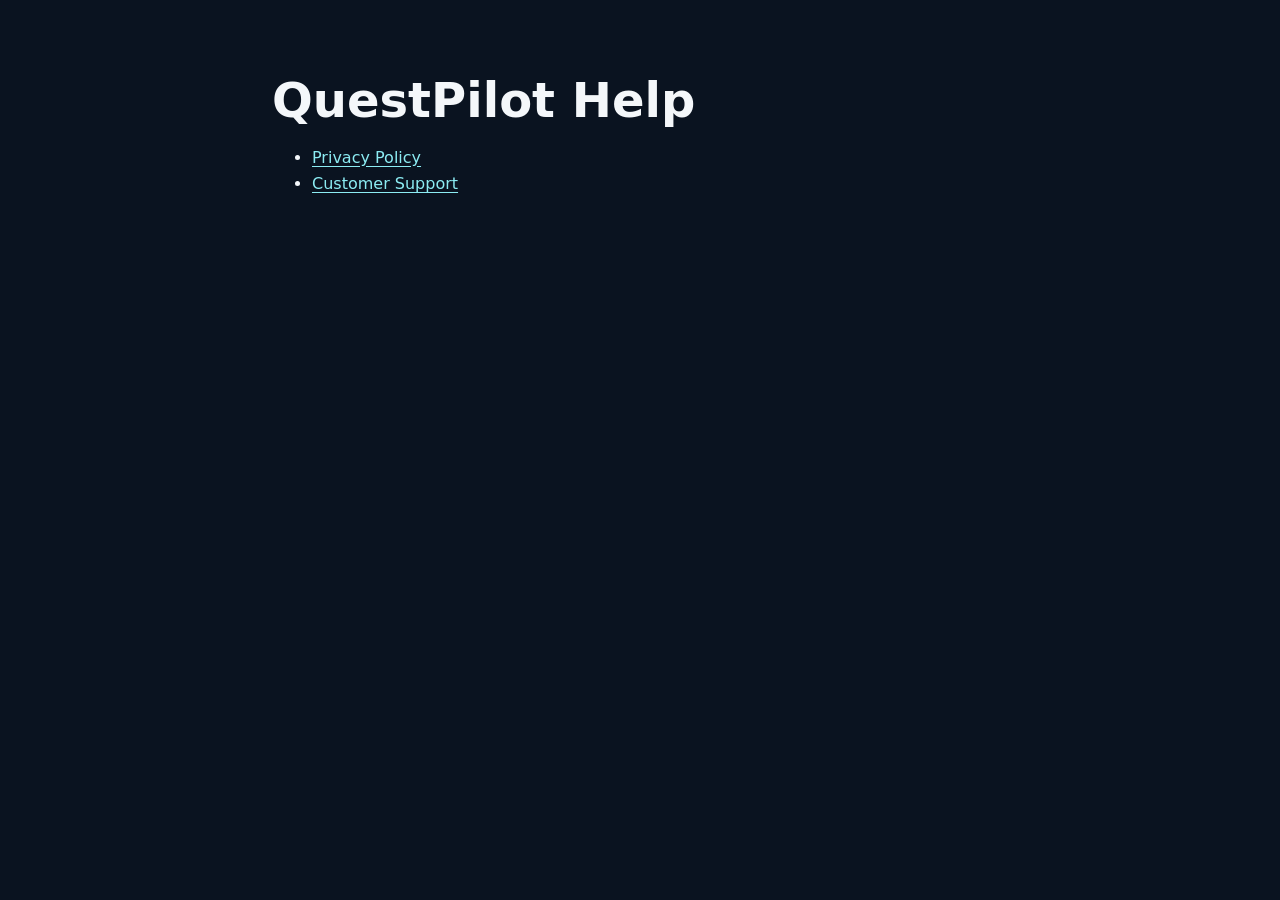
<file: index.html>
<!doctype html>
<html lang="en">
  <head>
    <meta charset="utf-8">
    <meta name="viewport" content="width=device-width, initial-scale=1">
    <title>QuestPilot Help</title>
    <link rel="stylesheet" href="site.css">
  </head>
  <body>
    <main>
      <h1>QuestPilot Help</h1>
      <ul>
        <li><a href="privacy/">Privacy Policy</a></li>
        <li><a href="support/">Customer Support</a></li>
      </ul>
    </main>
  </body>
</html>
</file>
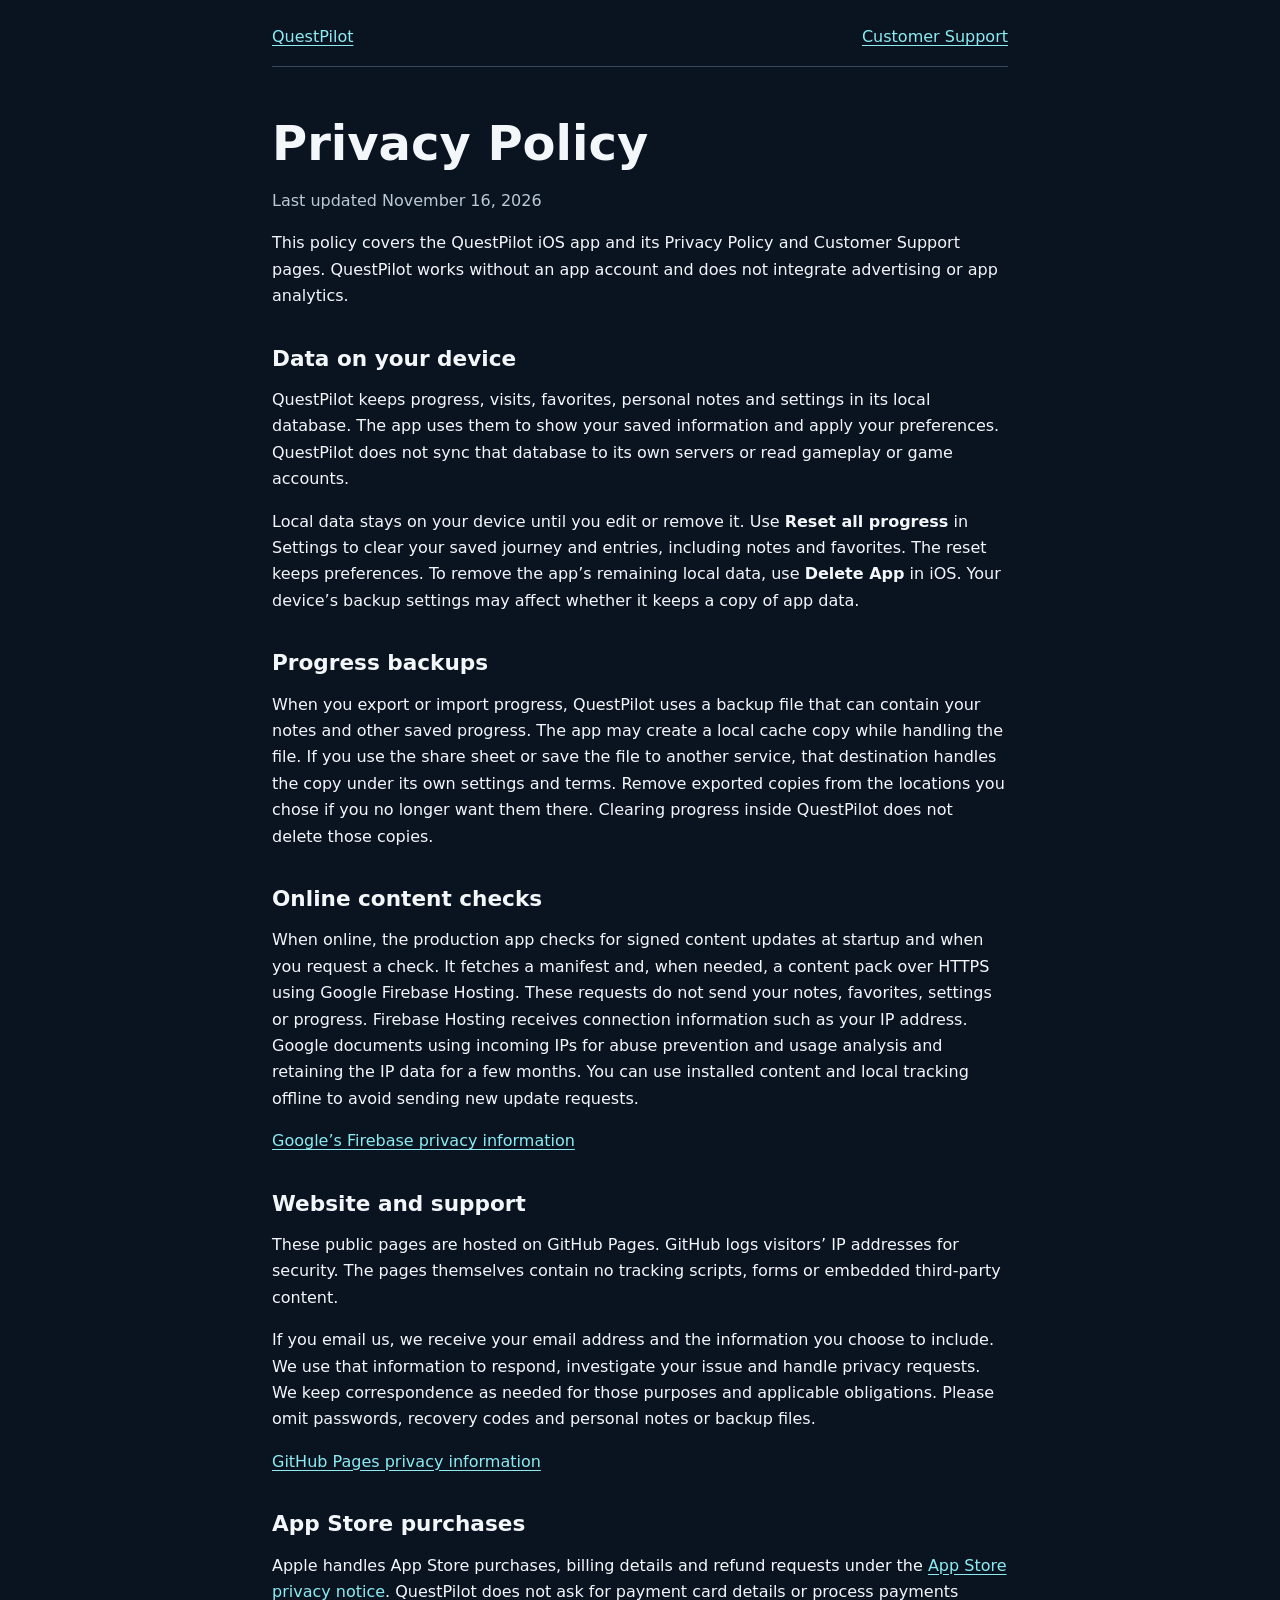
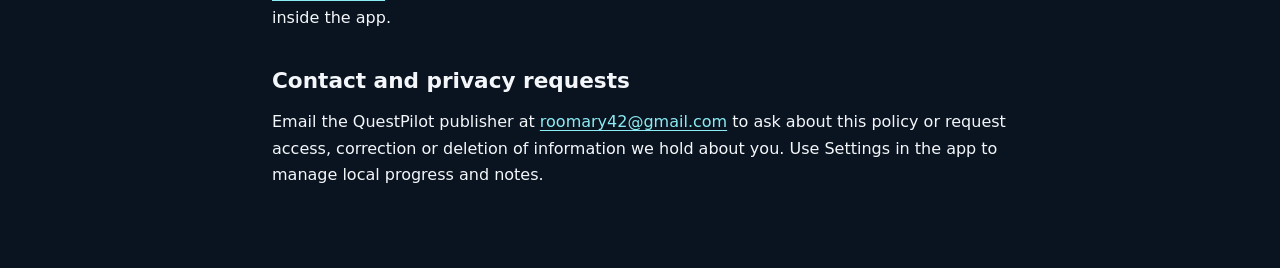
<file: privacy/index.html>
<!doctype html>
<html lang="en">
  <head>
    <meta charset="utf-8">
    <meta name="viewport" content="width=device-width, initial-scale=1">
    <meta name="description" content="How QuestPilot handles app data, content updates, backups and support.">
    <title>Privacy Policy | QuestPilot</title>
    <link rel="stylesheet" href="../site.css">
  </head>
  <body>
    <header>
      <nav aria-label="QuestPilot help">
        <a href="../">QuestPilot</a>
        <a href="../support/">Customer Support</a>
      </nav>
    </header>
    <main>
      <h1>Privacy Policy</h1>
      <p class="updated">Last updated <time datetime="2026-11-16">November 16, 2026</time></p>
      <p>This policy covers the QuestPilot iOS app and its Privacy Policy and Customer Support pages. QuestPilot works without an app account and does not integrate advertising or app analytics.</p>

      <h2>Data on your device</h2>
      <p>QuestPilot keeps progress, visits, favorites, personal notes and settings in its local database. The app uses them to show your saved information and apply your preferences. QuestPilot does not sync that database to its own servers or read gameplay or game accounts.</p>
      <p>Local data stays on your device until you edit or remove it. Use <strong>Reset all progress</strong> in Settings to clear your saved journey and entries, including notes and favorites. The reset keeps preferences. To remove the app’s remaining local data, use <strong>Delete App</strong> in iOS. Your device’s backup settings may affect whether it keeps a copy of app data.</p>

      <h2>Progress backups</h2>
      <p>When you export or import progress, QuestPilot uses a backup file that can contain your notes and other saved progress. The app may create a local cache copy while handling the file. If you use the share sheet or save the file to another service, that destination handles the copy under its own settings and terms. Remove exported copies from the locations you chose if you no longer want them there. Clearing progress inside QuestPilot does not delete those copies.</p>

      <h2>Online content checks</h2>
      <p>When online, the production app checks for signed content updates at startup and when you request a check. It fetches a manifest and, when needed, a content pack over HTTPS using Google Firebase Hosting. These requests do not send your notes, favorites, settings or progress. Firebase Hosting receives connection information such as your IP address. Google documents using incoming IPs for abuse prevention and usage analysis and retaining the IP data for a few months. You can use installed content and local tracking offline to avoid sending new update requests.</p>
      <p><a href="https://firebase.google.com/support/privacy">Google’s Firebase privacy information</a></p>

      <h2>Website and support</h2>
      <p>These public pages are hosted on GitHub Pages. GitHub logs visitors’ IP addresses for security. The pages themselves contain no tracking scripts, forms or embedded third-party content.</p>
      <p>If you email us, we receive your email address and the information you choose to include. We use that information to respond, investigate your issue and handle privacy requests. We keep correspondence as needed for those purposes and applicable obligations. Please omit passwords, recovery codes and personal notes or backup files.</p>
      <p><a href="https://docs.github.com/en/pages/getting-started-with-github-pages/what-is-github-pages">GitHub Pages privacy information</a></p>

      <h2>App Store purchases</h2>
      <p>Apple handles App Store purchases, billing details and refund requests under the <a href="https://www.apple.com/legal/privacy/data/en/app-store/">App Store privacy notice</a>. QuestPilot does not ask for payment card details or process payments inside the app.</p>

      <h2>Contact and privacy requests</h2>
      <p>Email the QuestPilot publisher at <a href="mailto:roomary42@gmail.com">roomary42@gmail.com</a> to ask about this policy or request access, correction or deletion of information we hold about you. Use Settings in the app to manage local progress and notes.</p>
    </main>
  </body>
</html>
</file>
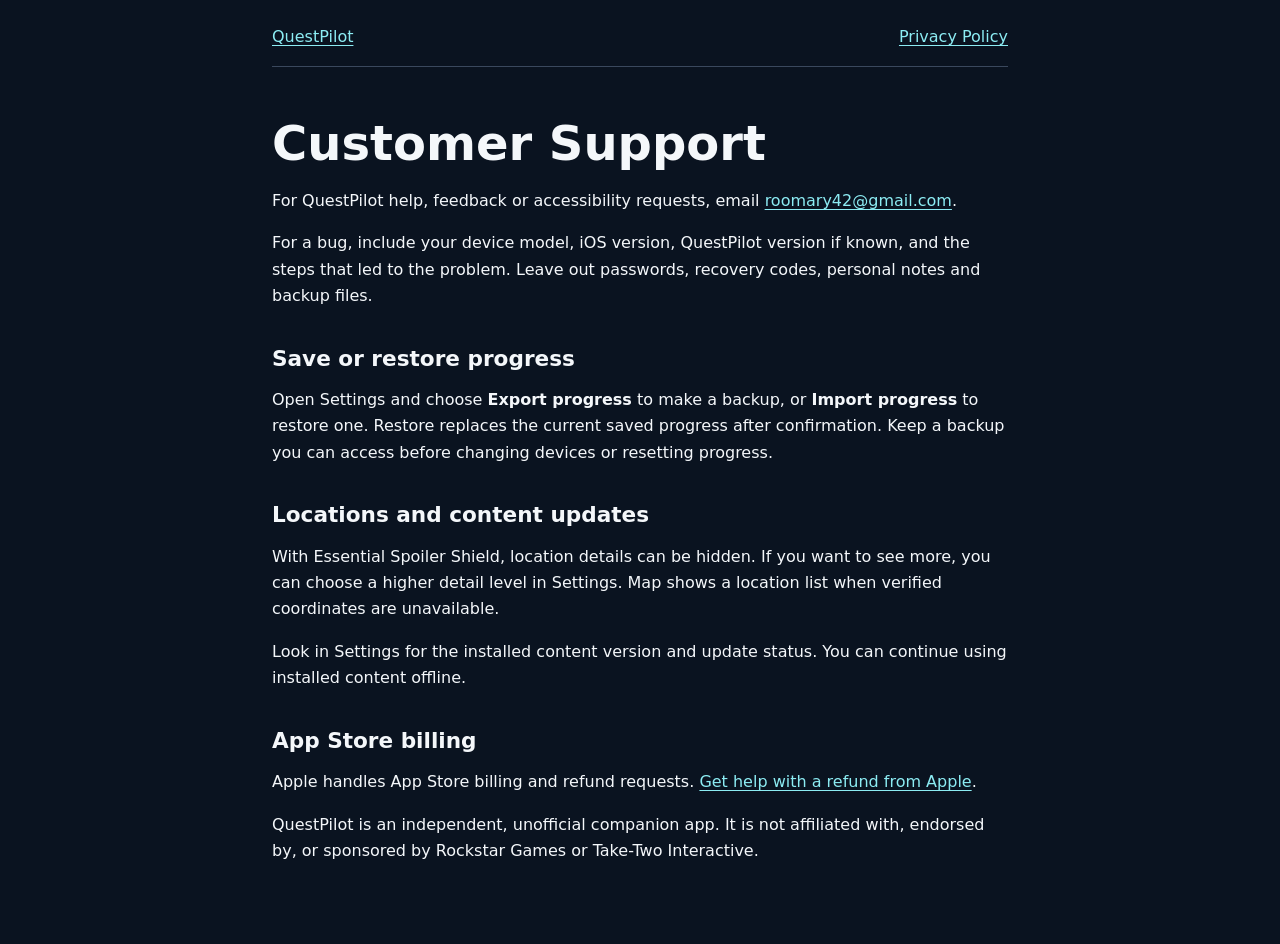
<file: support/index.html>
<!doctype html>
<html lang="en">
  <head>
    <meta charset="utf-8">
    <meta name="viewport" content="width=device-width, initial-scale=1">
    <meta name="description" content="Contact QuestPilot support and get help with local progress, backups and content updates.">
    <title>Customer Support | QuestPilot</title>
    <link rel="stylesheet" href="../site.css">
  </head>
  <body>
    <header>
      <nav aria-label="QuestPilot help">
        <a href="../">QuestPilot</a>
        <a href="../privacy/">Privacy Policy</a>
      </nav>
    </header>
    <main>
      <h1>Customer Support</h1>
      <p>For QuestPilot help, feedback or accessibility requests, email <a href="mailto:roomary42@gmail.com">roomary42@gmail.com</a>.</p>
      <p>For a bug, include your device model, iOS version, QuestPilot version if known, and the steps that led to the problem. Leave out passwords, recovery codes, personal notes and backup files.</p>

      <h2>Save or restore progress</h2>
      <p>Open Settings and choose <strong>Export progress</strong> to make a backup, or <strong>Import progress</strong> to restore one. Restore replaces the current saved progress after confirmation. Keep a backup you can access before changing devices or resetting progress.</p>

      <h2>Locations and content updates</h2>
      <p>With Essential Spoiler Shield, location details can be hidden. If you want to see more, you can choose a higher detail level in Settings. Map shows a location list when verified coordinates are unavailable.</p>
      <p>Look in Settings for the installed content version and update status. You can continue using installed content offline.</p>

      <h2>App Store billing</h2>
      <p>Apple handles App Store billing and refund requests. <a href="https://support.apple.com/en-us/118223">Get help with a refund from Apple</a>.</p>
      <p>QuestPilot is an independent, unofficial companion app. It is not affiliated with, endorsed by, or sponsored by Rockstar Games or Take-Two Interactive.</p>
    </main>
  </body>
</html>
</file>
<file: site.css>
:root {
  color-scheme: dark;
  font-family: 'Atkinson Hyperlegible Next', system-ui, sans-serif;
  color: #f4f7fa;
  background: #0a1320;
  line-height: 1.65;
  overflow-wrap: anywhere;
}

body {
  max-width: 46rem;
  margin: 0 auto;
  padding: 1.5rem clamp(1rem, 4vw, 2.5rem) 4rem;
}

header {
  border-bottom: 1px solid #3a485d;
}

nav {
  display: flex;
  flex-wrap: wrap;
  justify-content: space-between;
  gap: 0.5rem 1.25rem;
  padding-bottom: 1rem;
}

main {
  margin-top: clamp(1.75rem, 6vw, 3rem);
}

h1,
h2 {
  line-height: 1.18;
}

h1 {
  margin: 0 0 1rem;
  font-size: clamp(2rem, 8vw, 3rem);
}

h2 {
  margin: 2.25rem 0 0.5rem;
  font-size: 1.35rem;
}

.updated {
  color: #bcc9d7;
}

a {
  color: #8cecf3;
  text-underline-offset: 0.18em;
}

a:focus-visible {
  outline: 2px solid #ff99c7;
  outline-offset: 3px;
}
</file>
